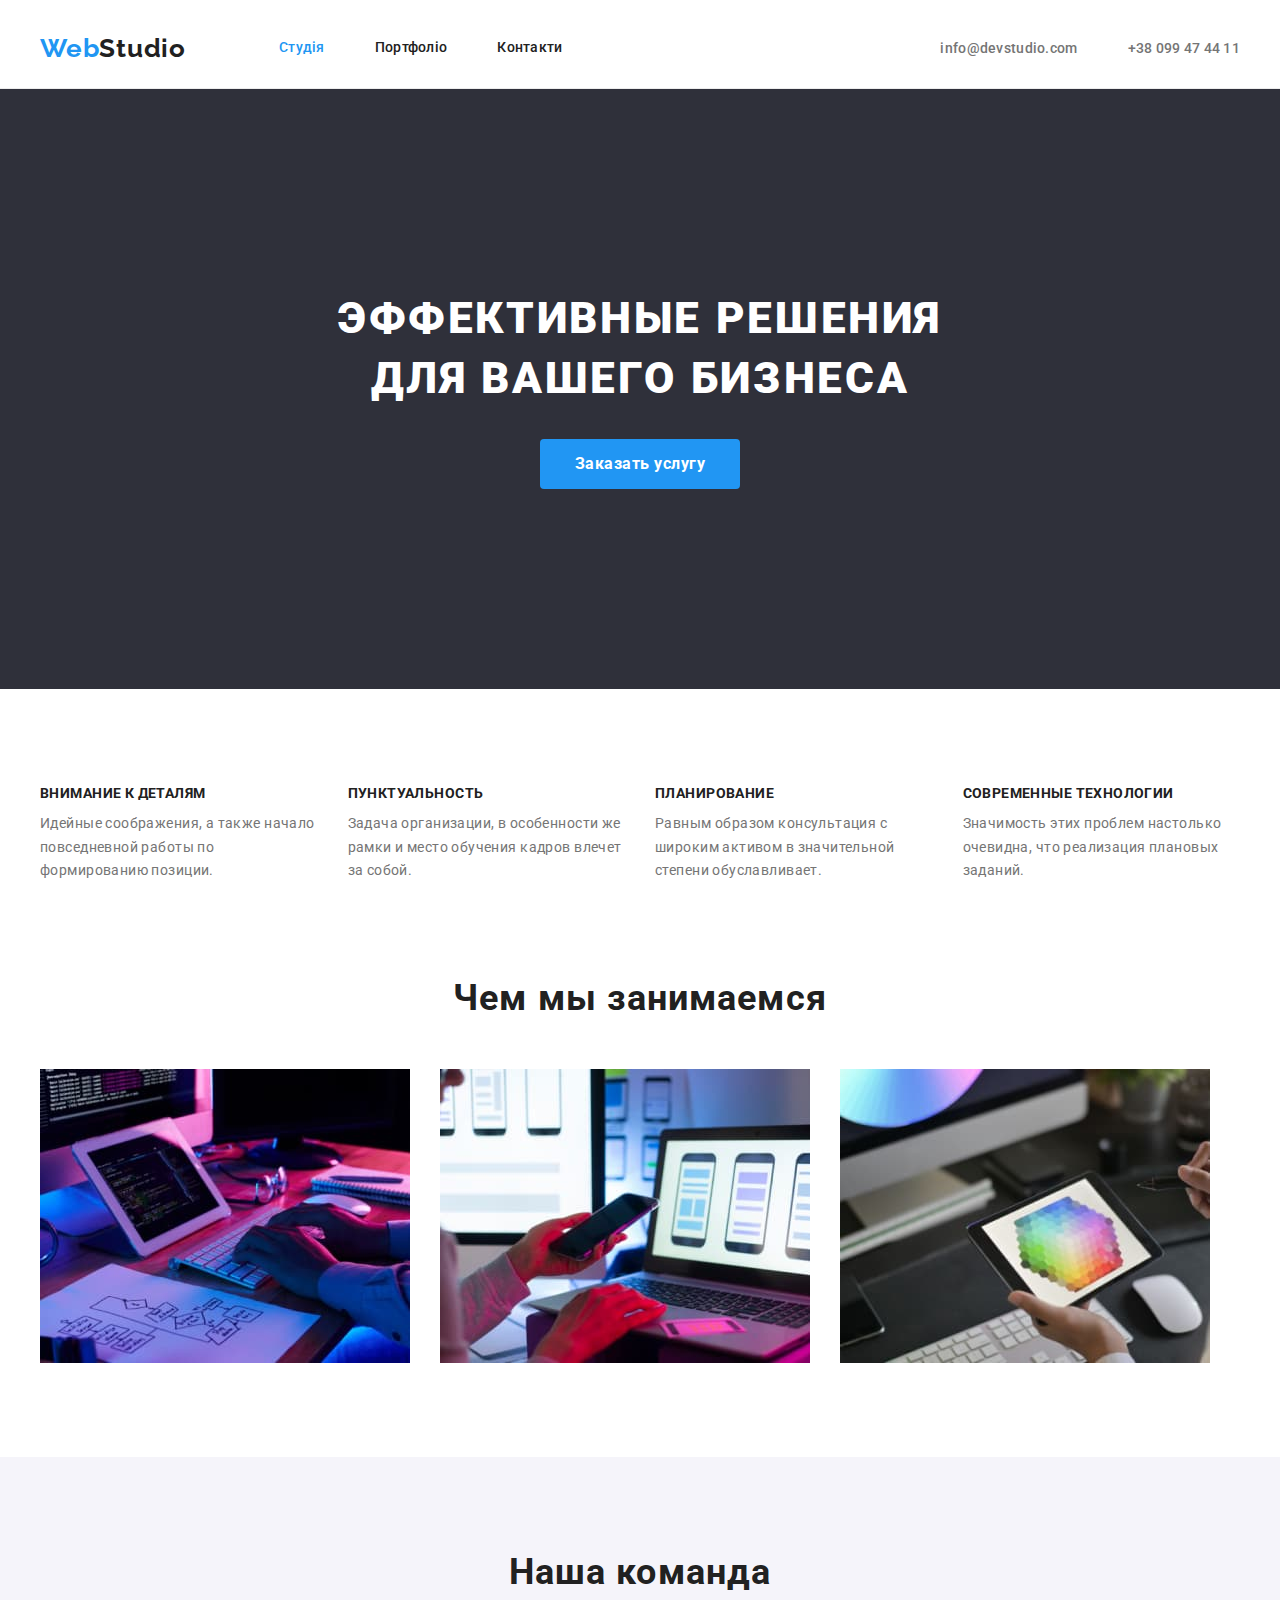
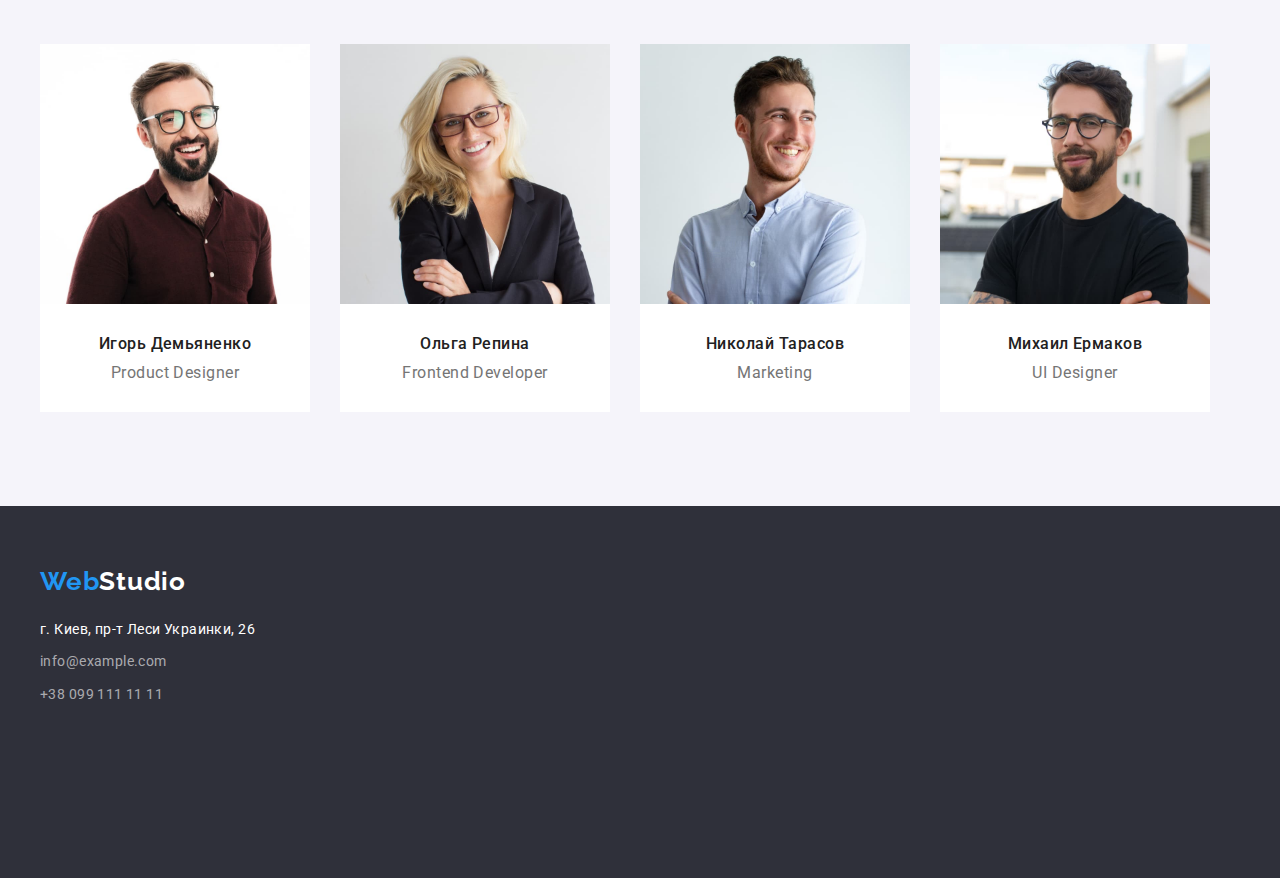
<file: index.html>
<!DOCTYPE html>
<html lang="ru">
  <head>
    <meta charset="UTF-8" />
    <meta http-equiv="X-UA-Compatible" content="IE=edge" />
    <meta name="viewport" content="width=device-width, initial-scale=1.0" />
    <link
      href="https://fonts.googleapis.com/css2?family=Raleway:wght@700&family=Roboto:wght@400;500;700;900&display=swap"  rel="stylesheet" />
    <link rel="stylesheet" href="https://cdnjs.cloudflare.com/ajax/libs/modern-normalize/1.1.0/modern-normalize.min.css" integrity="sha512-wpPYUAdjBVSE4KJnH1VR1HeZfpl1ub8YT/NKx4PuQ5NmX2tKuGu6U/JRp5y+Y8XG2tV+wKQpNHVUX03MfMFn9Q==" crossorigin="anonymous" referrerpolicy="no-referrer" />
    <link rel="stylesheet" href="./css/styles.css" />
    <title>Studio</title>
  </head>
  <body>
    <header class="header">
    <div class="container main-nav">
      <a href="index.html" class="logo link"
        ><span class="accent-logo">Web</span>Studio</a>
      <nav>
        <ul class="page-nav list">
          <li class="page-nav__item">
            <a href="./index.html" class="page-nav__link current link"
              >Студія</a
            >
          </li>
          <li class="page-nav__item">
            <a href="./portfolio.html" class="page-nav__link link">Портфоліо</a>
          </li>
          <li class="page-nav__item"><a href="" class="page-nav__link link">Контакти</a></li>
        </ul>
      </nav>
      <ul class="contacts list">
        <li class="item">      <a href="mailto:info@devstudio.com" class="contacts-link link"
        >info@devstudio.com</a>
</li>
        <li class="item">      <a href="tel:+380994744111" class="contacts-link link"
        >+38 099 47 44 11</a
      >
</li>
      </ul>
      </div>
    </header>
    <!--Основний розділ-->
    <main>
      <!--Заголовок з кнопкою-->
      <section class="section hero">
          <h1 class="hero-title">Эффективные решения для вашего бизнеса</h1>
          <button type="button" class="button">Заказать услугу</button>  
      </section>
      <!--Особливості роботи команди-->
      <section class="section">
        <div class="container">        
        <ul class="key-positions list">
        <li class="key-position__item">
          <h3 class="key-position-title">Внимание к деталям</h3>
          <p class="key-position-text">
            Идейные соображения, а также начало повседневной работы по
            формированию позиции.
          </p>
        </li>
        <li class="key-position__item">
          <h3 class="key-position-title">Пунктуальность</h3>
          <p class="key-position-text">
            Задача организации, в особенности же рамки и место обучения кадров
            влечет за собой.
          </p>
        </li>
        <li class="key-position__item">
          <h3 class="key-position-title">Планирование</h3>
          <p class="key-position-text">
            Равным образом консультация с широким активом в значительной
            степени обуславливает.
          </p>
        </li>
        <li class="key-position__item">
          <h3 class="key-position-title">Современные технологии</h3>
          <p class="key-position-text">
            Значимость этих проблем настолько очевидна, что реализация
            плановых заданий.
          </p>
        </li>
      </ul>
</div>
      </section>
      <!-- Чим ми займаємося -->
      <section class="section no-padding-top">
        <div class="container">
          <h2 class="section-title">Чем мы занимаемся</h2>
          <ul class="work-examples list">
            <li class="work-example">
              <img
                src="images/img1.jpg"
                alt="Пример нашей работы 1"
                width="370"
              />
            </li>
            <li class="work-example">
              <img
                src="images/img2.jpg"
                alt="Пример нашей работы 2"
                width="370"
              />
            </li>
            <li class="work-example">
              <img
                src="images/img3.jpg"
                alt="Пример нашей работы 3"
                width="370"
              />
            </li>
          </ul>
        </div>
      </section>
      <!--Наша команда-->
      <section class="section team">
        <div class="container">
          <h2 class="section-title">Наша команда</h2>
          <ul class="worker-list list">
            <li class="worker-list__item">
              <img
                src="images/img4.jpg"
                alt="Фото Игорь Демьяненко"
                width="270"
              />
              <div class="worker-list__info">              
                <h3 class="worker-list__title">Игорь Демьяненко</h3>
                <p class="worker-list__position">Product Designer</p>
              </div>
            </li>
            <li class="worker-list__item">
              <img src="images/img5.jpg" alt="Фото Ольга Репина" width="270" />
              <div class="worker-list__info">
              <h3 class="worker-list__title">Ольга Репина</h3>
              <p class="worker-list__position">Frontend Developer</p></div>
            </li>
            <li class="worker-list__item">
              <img src="images/img6.jpg" alt="Фото Николай Тарасов" width="270" />
              <div class="worker-list__info">
                <h3 class="worker-list__title">Николай Тарасов</h3>
                <p class="worker-list__position">Marketing</p>
              </div>
            </li>
            <li class="worker-list__item">
              <img src="images/img7.jpg" alt="Фото Михаил Ермаков" width="270" />
              <div class="worker-list__info" >
                <h3 class="worker-list__title">Михаил Ермаков</h3>
                <p class="worker-list__position">UI Designer</p>
              </div>           
            </li>
          </ul>
        </div>
      </section>
    </main>
    <!--Підвал з контактами-->
    <footer class="footer">
      <div class="container">
        <a href="index.html" class="logo link"
        ><span class="accent-logo">Web</span
        ><span class="logo-inverse">Studio</span></a>
      <address class="address">г. Киев, пр-т Леси Украинки, 26</address>
      <a href="mailto:info@example.com" class="footer-contacts link"
          >info@example.com</a>
      <a href="tel:+380991111111" class="footer-contacts link"
          >+38 099 111 11 11</a>
      </div>
    </footer>
  </body>
</html>
</file>
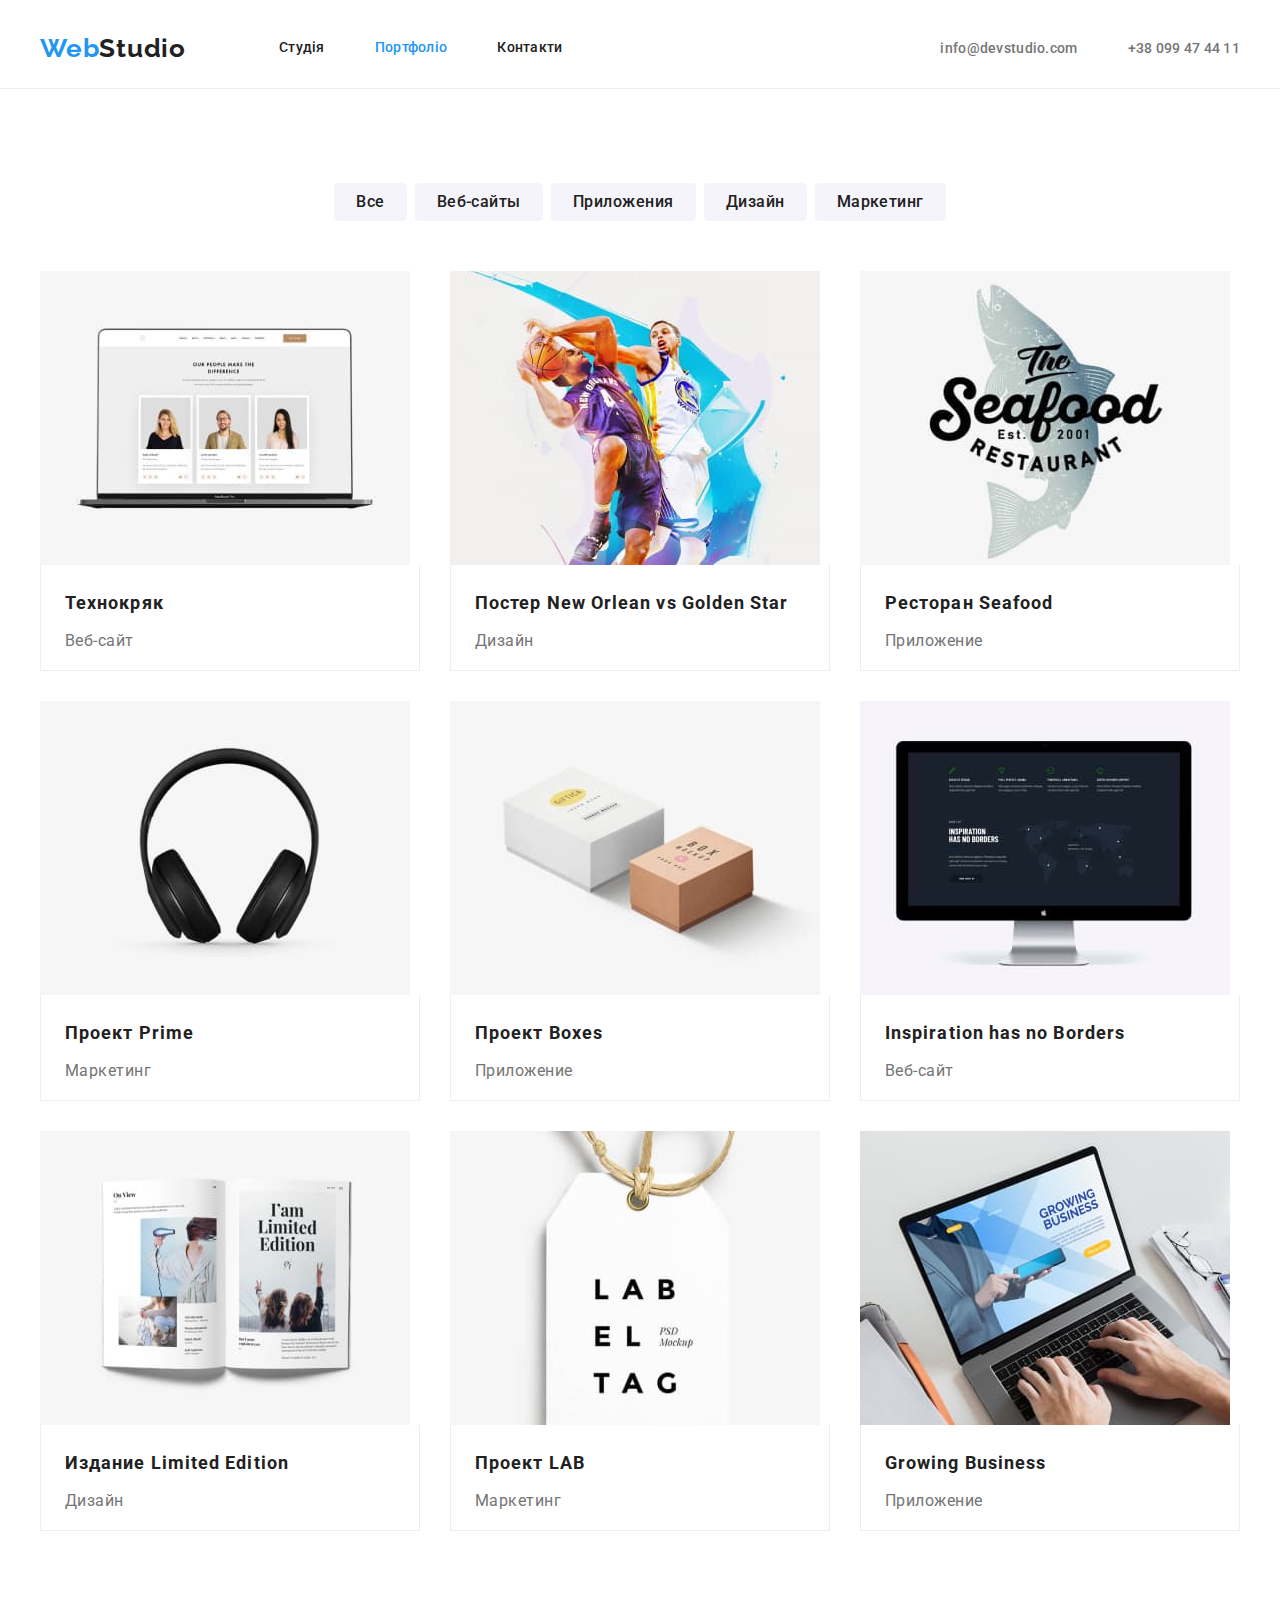
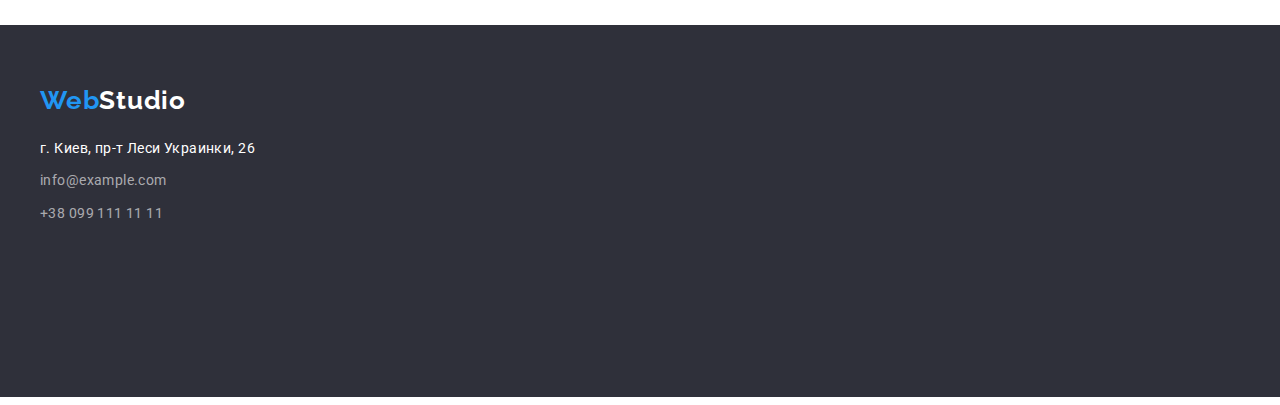
<file: portfolio.html>
<!DOCTYPE html>
<html lang="ru">
  <head>
    <meta charset="UTF-8" />
    <meta http-equiv="X-UA-Compatible" content="IE=edge" />
    <meta name="viewport" content="width=device-width, initial-scale=1.0" />
    <link href="https://fonts.googleapis.com/css2?family=Raleway:wght@700&family=Roboto:wght@400;500;700;900&display=swap"  rel="stylesheet" />
    <link rel="stylesheet" href="https://cdnjs.cloudflare.com/ajax/libs/modern-normalize/1.1.0/modern-normalize.min.css" integrity="sha512-wpPYUAdjBVSE4KJnH1VR1HeZfpl1ub8YT/NKx4PuQ5NmX2tKuGu6U/JRp5y+Y8XG2tV+wKQpNHVUX03MfMFn9Q==" crossorigin="anonymous" referrerpolicy="no-referrer" />
    <link rel="stylesheet" href="./css/styles.css" />
    <title>Portfolio</title>
  </head>
  <body>
    <header class="header">
      <div class="container main-nav">
        <a href="index.html" class="logo link"
          ><span class="accent-logo">Web</span>Studio</a>
        <nav>
          <ul class="page-nav list">
            <li class="page-nav__item">
              <a href="./index.html" class="page-nav__link link"
                >Студія</a
              >
            </li>
            <li class="page-nav__item">
              <a href="./portfolio.html" class="page-nav__link current link">Портфоліо</a>
            </li>
            <li class="page-nav__item"><a href="" class="page-nav__link link">Контакти</a></li>
          </ul>
        </nav>
        <ul class="contacts list">
          <li class="item">      <a href="mailto:info@devstudio.com" class="contacts-link link"
          >info@devstudio.com</a>
  </li>
          <li class="item">      <a href="tel:+380994744111" class="contacts-link link"
          >+38 099 47 44 11</a
        >
  </li>
        </ul>
        </div>
      </header>
          <main>
        <!-- КНОПКИ ФІЛЬТРУВАННЯ -->
      <section class="section">
        <div class="container">
          <ul class="filter list">
            <li class="filter-list__item">
              <button type="button" class="filter-list-button">Все</button>
            </li>
            <li class="filter-list__item">
              <button type="button" class="filter-list-button">Веб-сайты</button>
            </li>
            <li class="filter-list__item">
              <button type="button" class="filter-list-button">Приложения</button>
            </li>
            <li class="filter-list__item">
              <button type="button" class="filter-list-button">Дизайн</button>
            </li>
            <li class="filter-list__item">
              <button type="button" class="filter-list-button">Маркетинг</button>
            </li>
          </ul>
        <ul class="project list">
          <li class="project__item">
            <a href="" class="link">
              <img
                src="./images/p1.jpg"
                alt="Изображение сайта Технокряк"
                class="project__image"
                width="370"
              />
              <div class="project__description">
              <h3 class="project__label">Технокряк</h3>
              <span class="project__category">Веб-сайт</span></div>
            </a>
          </li>
          <li class="project__item">
            <a href="" class="link">
              <img
                src="./images/p2.jpg"
                alt="Изображение постера Нью Орлеан"
                class="project__image"
                width="370"
              />
              <div class="project__description">
                <h3 class="project__label">Постер New Orlean vs Golden Star</h3>
              <span class="project__category">Дизайн</span>
            </div>              
            </a>
          </li>
          <li class="project__item">
            <a href="" class="link">
              <img
                src="./images/p3.jpg"
                alt="Изображение приложения ресторана Seafood"
                class="project__image"
                width="370"
              />
              <div class="project__description">
                <h3 class="project__label">Ресторан Seafood</h3>
              <span class="project__category">Приложение</span>
              </div>              
            </a>
          </li>
          <li class="project__item">
            <a href="" class="link">
              <img
                src="./images/p4.jpg"
                alt="Изображение наушников проекта Прайм"
                class="project__image"
                width="370"
              />
              <div class="project__description">
                <h3 class="project__label">Проект Prime</h3>
              <span class="project__category">Маркетинг</span>
              </div>              
            </a>
          </li>
          <li class="project__item">
            <a href="" class="link">
              <img
                src="./images/p5.jpg"
                alt="Изображение коробок"
                class="project__image"
                width="370"
              />
              <div class="project__description">
                <h3 class="project__label">Проект Boxes</h3>
              <span class="project__category">Приложение</span>
              </div>              
            </a>
          </li>
          <li class="project__item">
            <a href="" class="link">
              <img
                src="./images/p6.jpg"
                alt="Изображения сайта"
                class="project__image"
                width="370"
              />
              <div class="project__description">
                <h3 class="project__label">Inspiration has no Borders</h3>
              <span class="project__category">Веб-сайт</span>
            </div>              
            </a>
          </li>
          <li class="project__item">
            <a href="" class="link">
              <img
                src="./images/p7.jpg"
                alt="Изображение дизайна книги"
                class="project__image"
                width="370"
              />
              <div class="project__description">              
                <h3 class="project__label">Издание Limited Edition</h3>
                <span class="project__category">Дизайн</span>
              </div>
            </a>
          </li>
          <li class="project__item">
            <a href="" class="link">
              <img
                src="./images/p8.jpg"
                alt="Изображение дизайна"
                class="project__image"
                width="370"
              />
              <div class="project__description">              
                <h3 class="project__label">Проект LAB</h3>
                <span class="project__category">Маркетинг</span>
              </div>
            </a>
          </li>
          <li class="project__item">
            <a href="" class="link">
              <img
                src="./images/p9.jpg"
                alt="Скриншот приложения компании Growing Business"
                class="project__image"
                width="370"
              />
              <div class="project__description">              
                <h3 class="project__label">Growing Business</h3>
                <span class="project__category">Приложение</span>
              </div>
            </a>
          </li>
        </ul>
      </div>
      </section>
    </main>
    <!--Підвал з контактами-->
    <footer class="footer">
      <div class="container">
        <a href="index.html" class="logo link"
        ><span class="accent-logo">Web</span
        ><span class="logo-inverse">Studio</span></a>
      <address class="address">г. Киев, пр-т Леси Украинки, 26</address>
      <a href="mailto:info@example.com" class="footer-contacts link"
          >info@example.com</a>
      <a href="tel:+380991111111" class="footer-contacts link"
          >+38 099 111 11 11</a>
      </div>
    </footer>
  </body>
</html>
</file>
<file: css/styles.css>
:root {
  --primary-text-color: #757575;
  --second-font-color: #212121;
  --accent-color: #2196f3;
  --primary-white-color: #ffffff;
  --bg-grey-color: #2f303a;
  --secondary-section-background: #f5f4fa;
  --footer-contacts-text-color: rgba(255, 255, 255, 0.6);
  --color-border-project-item: rgba(238, 238, 238, 1);
  --color-border-under-main-nav: rgb(236,236,236);
}

body {
  background-color: var(--primary-white-color);
  color: var(--primary-text-color);
  font-family: Roboto, monospace;
  margin-left: auto;
  margin-right: auto;
}

.list {
  list-style: none;
  margin: 0;
  padding: 0;
}

.link {text-decoration: none;}

h1, h2, h3, p {
  margin: 0;
  padding: 0;
}

img {display: block;}

.container {
  width: 1200px;
  padding-left: 15px;
  padding-right: 15px;
  margin-left: auto;
  margin-right: auto;
  }

.section {
  padding-top: 94px;
  padding-bottom: 94px;
}

.section.no-padding-top {padding-top: 0;}

/* СЕКЦІЯ ХЕДЕР */

.header {border-bottom: 1px solid var(--color-border-under-main-nav);}

.main-nav {
  display: flex;
  align-items: center;
}

.logo {
  color: var(--second-font-color);
  font-family: Raleway, sans-serif;
  font-weight: 700;
  font-size: 26px;
  line-height: 1.19;
  letter-spacing: 0.03em;
}

.accent-logo {color: var(--accent-color);}

.page-nav {
  display: flex;
  margin-left: 93px;
}

.page-nav__item:not(:first-child) {margin-left: 50px;} 

.page-nav__link {
  display: block;
  padding-top: 32px;
  padding-bottom: 32px;

  color: var(--second-font-color);
  font-weight: 500;
  font-size: 14px;
  line-height: 1.14;
  letter-spacing: 0.02em;
}

.page-nav__link:hover,
.page-nav__link:focus {
  color: var(--accent-color);
}

.page-nav__link.current {color: var(--accent-color);
}

.contacts {
  display: flex;
  margin-left: auto;
}

.contacts .item + .item {margin-left: 50px;}

.contacts-link {
  padding-top: 32px;
  padding-bottom: 32px;

  color: var(--primary-text-color);
  font-weight: 500;
  font-size: 14px;
  line-height: 1.14;
  letter-spacing: 0.02em;
}

.contacts-link:hover,
.contacts-link:focus {
  color: var(--accent-color);
}


/* СЕКЦІЯ ГЕРОЙ */

.hero {
  text-align: center;
  padding-top: 200px;
  padding-bottom: 200px;
  background-color: var(--bg-grey-color);
}

.hero-title {
  max-width: 696px;
  margin-left: auto;
  margin-right: auto;
  margin-bottom: 30px;

  color: var(--primary-white-color);
  font-weight: 900;
  font-size: 44px;
  line-height: 1.36;
  text-align: center;
  letter-spacing: 0.06em;
  text-transform: uppercase;
}

.button {
  min-width: 200px;
  padding: 10px 32px;
  border-radius: 4px;

  color: var(--primary-white-color);
  background-color: var(--accent-color);
  border: none;
  font-family: inherit;
  font-weight: 700;
  font-size: 16px;
  line-height: 1.875;
  text-align: center;
  letter-spacing: 0.03em;

  cursor: pointer;
}


/* СЕКЦІЯ ОСОБЛИВОСТІ */

.section-title {
  margin-bottom: 50px;

  color: var(--second-font-color);
  font-weight: 700;
  font-size: 36px;
  line-height: 1.17;
  text-align: center;
  letter-spacing: 0.03em;
}

.key-positions {
  display: flex;
}

.key-position__item {
  width: calc((100% - 3 * 30px) / 4);
  }

.key-position__item:not(:first-child) {margin-left: 30px;}

.key-position-title {
  margin-bottom: 10px;
  display: inline-block;

  color: var(--second-font-color);
  font-weight: 700;
  font-size: 14px;
  line-height: 1.14;
  letter-spacing: 0.03em;
  text-transform: uppercase;
}

.key-position-text {
  font-size: 14px;
  line-height: 1.71;
  letter-spacing: 0.03em;
}


/* СЕКЦІЯ ЧИМ МИ ЗАЙМАЄМОСЯ */

.work-examples {display: flex;}

.work-examples .work-example:not(:first-child) {margin-left: 30px;}


/* СЕКЦІЯ ПРО КОМАНДУ */

.team {background-color: var(--secondary-section-background); }

.worker-list {display: flex;}

.worker-list .worker-list__item:not(:first-child) {margin-left: 30px;}

.worker-list__info {
  padding-top: 30px;
  padding-bottom: 30px;

  background-color: var(--primary-white-color);
}

.worker-list__title {
  margin-bottom: 10px;

  color: var(--second-font-color);
  font-weight: 500;
  font-size: 16px;
  line-height: 1.19;
  text-align: center;
  letter-spacing: 0.03em;
}

.worker-list__position {
  font-size: 16px;
  line-height: 1.19;
  text-align: center;
  letter-spacing: 0.03em;
}


/* СЕКЦІЯ ФУТЕР */

.footer {
  padding-top: 60px;
  padding-bottom: 60px;

  background-color: var(--bg-grey-color);
  height: 252px;
}

.logo-inverse {
  color: var(--primary-white-color);
}

.address {
  margin-top: 20px;
  margin-bottom: 9px;

  color: var(--primary-white-color);
  font-size: 14px;
  line-height: 24px;
  letter-spacing: 0.03em;
  font-style: normal;
}

.footer-contacts {
  display: block;

  color: var(--footer-contacts-text-color);
  font-size: 14px;
  line-height: 1.71;
  letter-spacing: 0.03em;
}

.footer-contacts:not(:last-child) {margin-bottom: 9px;}



/* ПОРТФОЛІО */

/* СЕКЦІЯ КНОПКИ ФІЛЬТРУ ПОРТФОЛІО*/

.filter {
  display: flex;
  justify-content: center;
  margin-bottom: 50px;
}

.filter .filter-list__item:not(:first-child) {margin-left: 8px;}


.filter-list-button {
  padding: 6px 22px;
  border-radius: 4px;

  color: var(--second-font-color);
  background-color: var(--secondary-section-background);
  border: none;
  font-family: inherit;
  font-weight: 500;
  font-size: 16px;
  line-height: 1.62;
  text-align: center;
  letter-spacing: 0.03em;

  cursor: pointer;
}

.filter-list-button:hover {
  color: var(--primary-white-color);
  background-color: var(--accent-color);
}


/* СЕКЦІЯ ПРОЕКТИ */

.project {
  display: flex;
  flex-wrap: wrap;
}

.project__item {
  width: calc((100% - 2 * 30px) / 3);
}

/* Перший варіант виконання оформлення кожен третій елемет та останні 3 елементи */
/* .project__item:nth-last-child(-n+3) {
  margin-bottom: 0;
} */
/* .project__item:nth-child(3n) {
  margin-right: 0;
  }
 */

  .project__item:not(:nth-child(3n)) {margin-right: 30px;}

  .project__item:not(:nth-last-child(-n+3)) {margin-bottom: 30px;}


.project__label {
  margin-bottom: 10px;
  color: var(--second-font-color);
  font-weight: 700;
  font-size: 18px;
  line-height: 2;
  letter-spacing: 0.06em;
}

.project__category {
  color: var(--primary-text-color);
  font-size: 16px;
  line-height: 1.19;
  text-align: center;
  letter-spacing: 0.03em;
}

.project__description {
  padding: 20px 24px;

  border-radius: 1px solid ;
  border-left: 1px solid var(--color-border-project-item);
  border-right: 1px solid var(--color-border-project-item);
  border-bottom: 1px solid var(--color-border-project-item);
}
</file>
